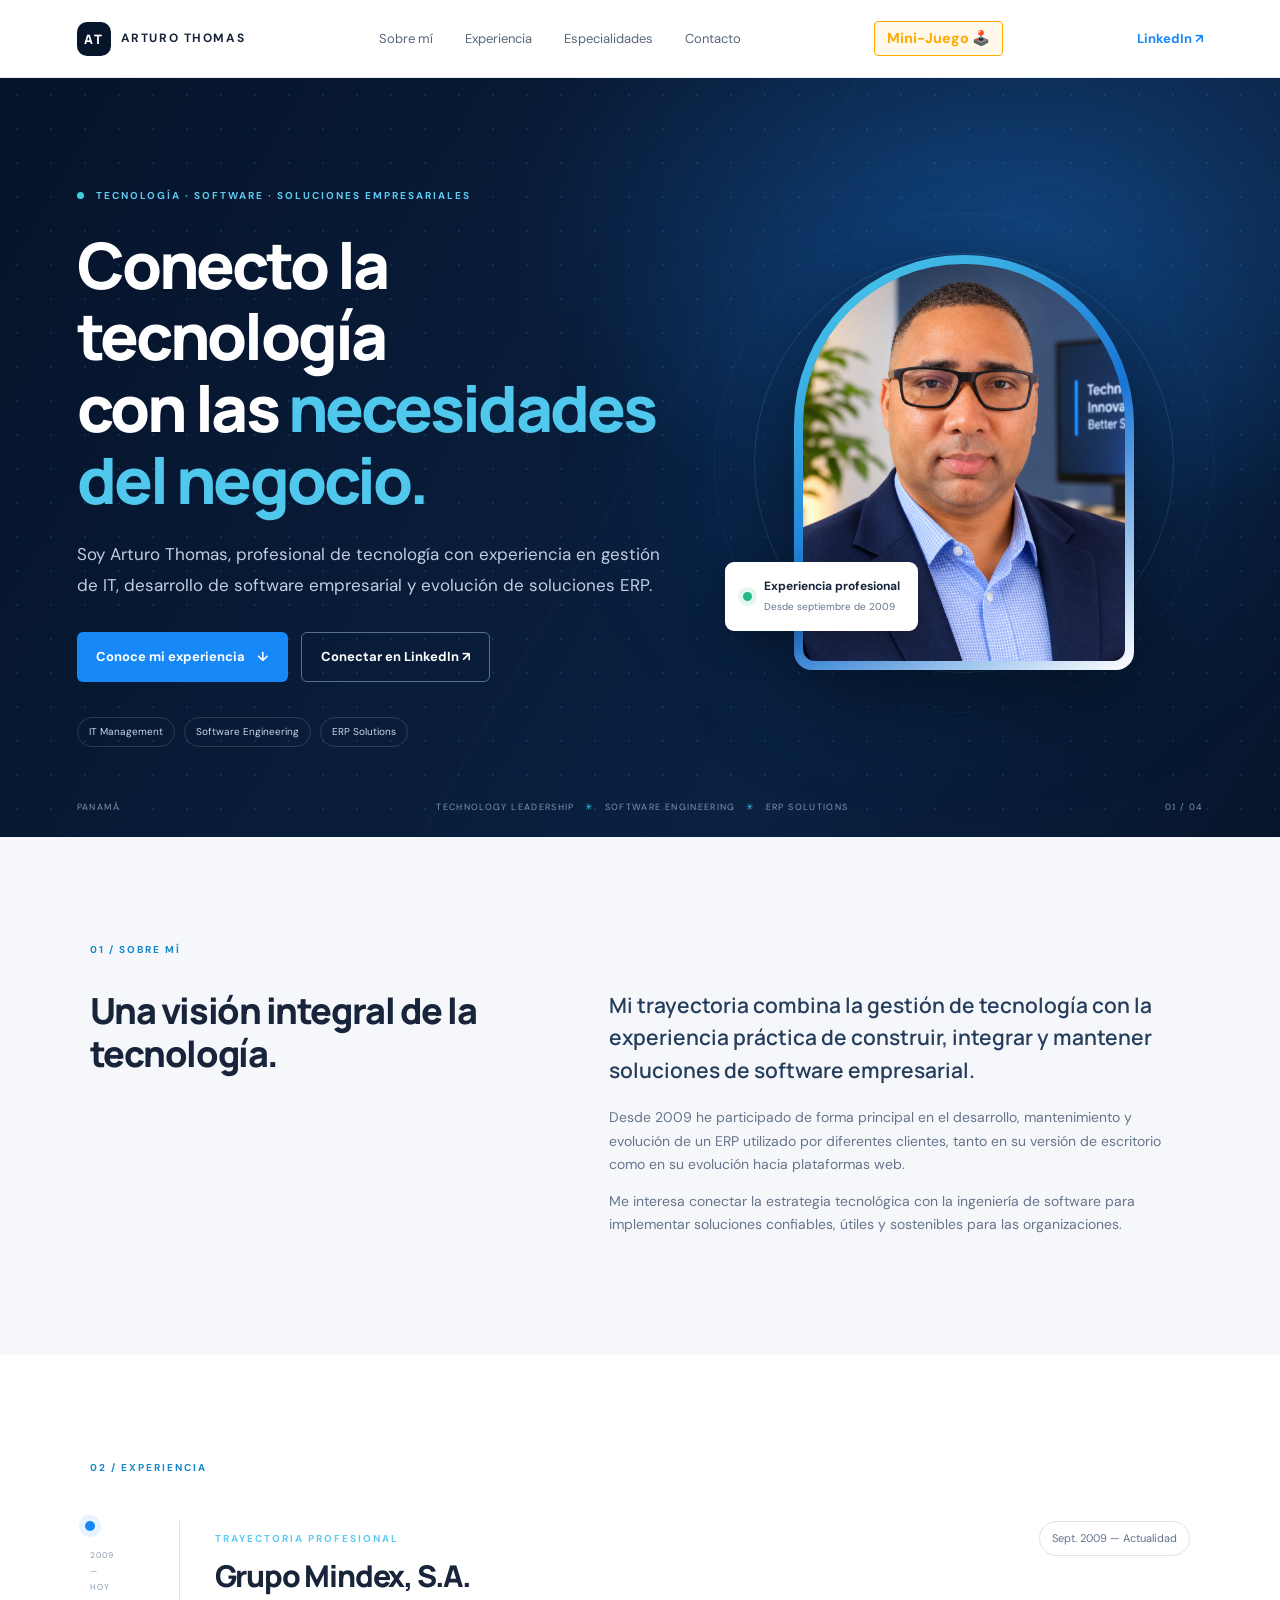
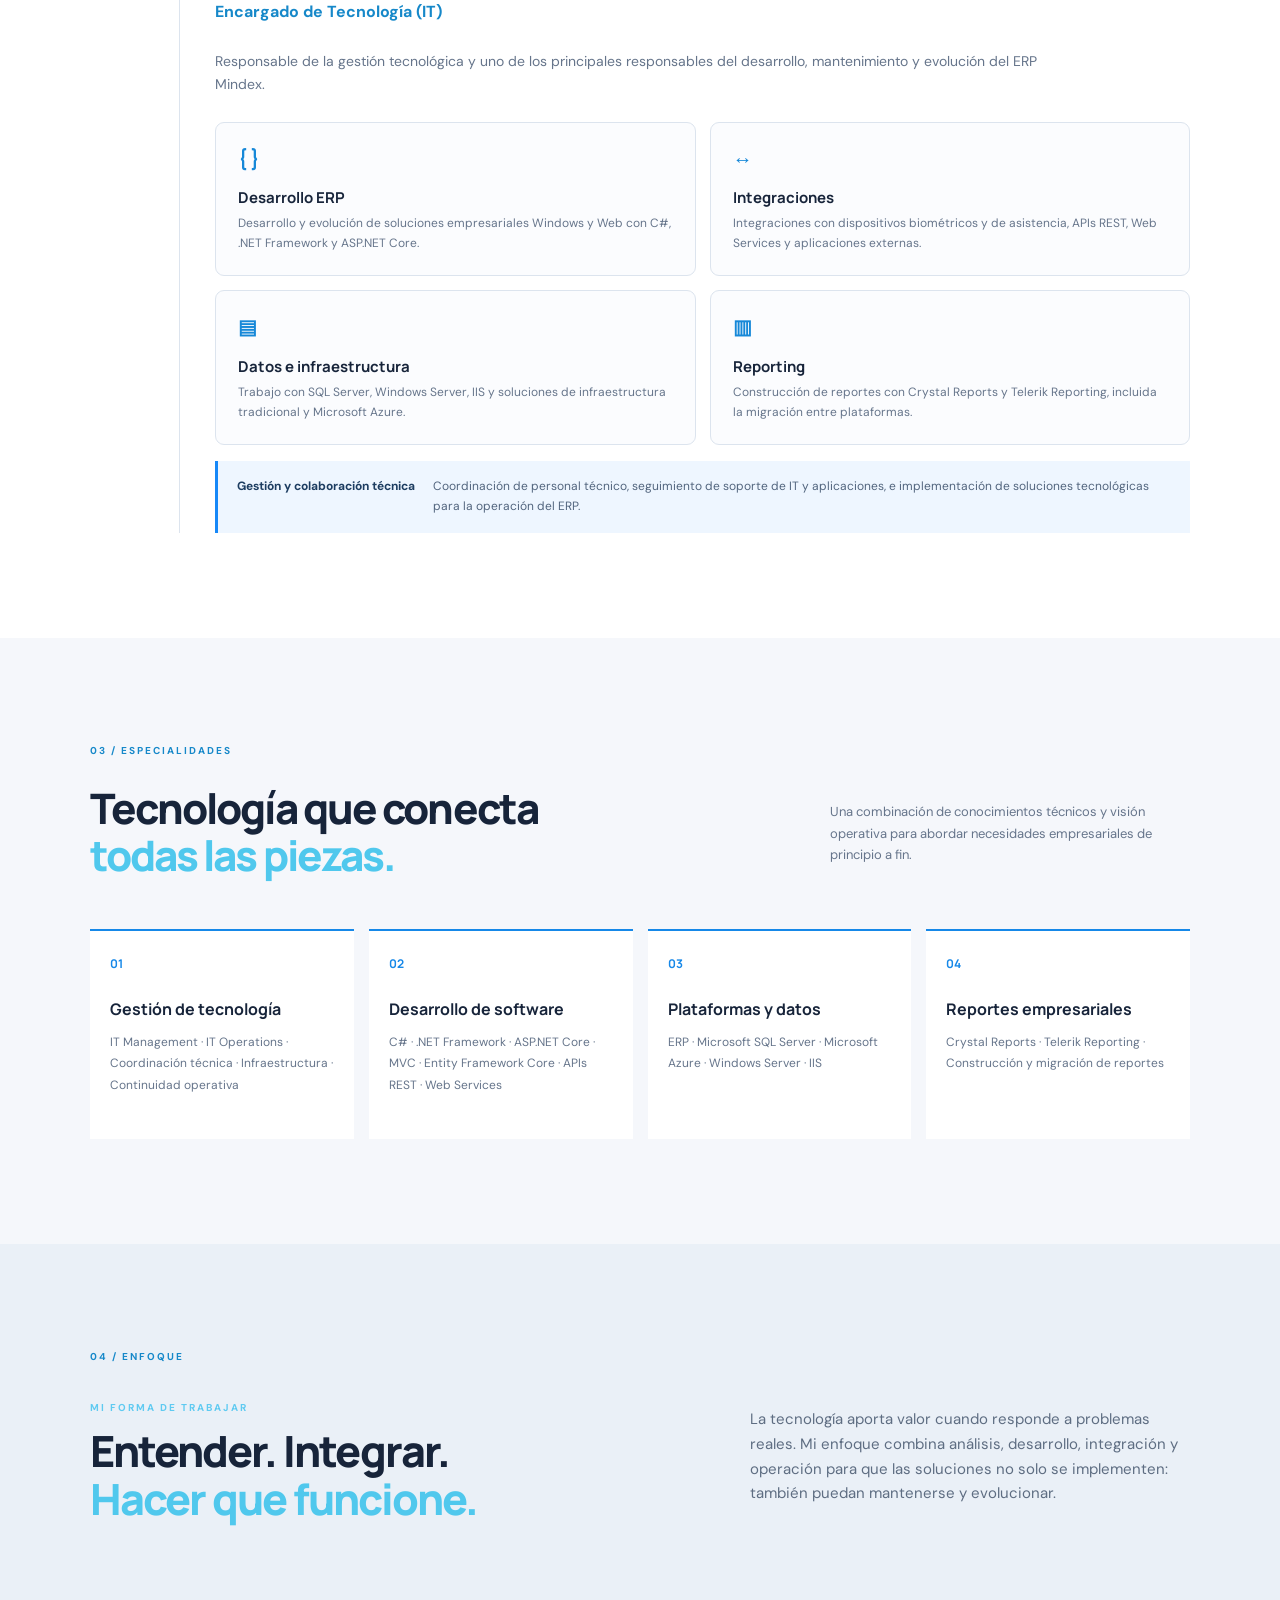
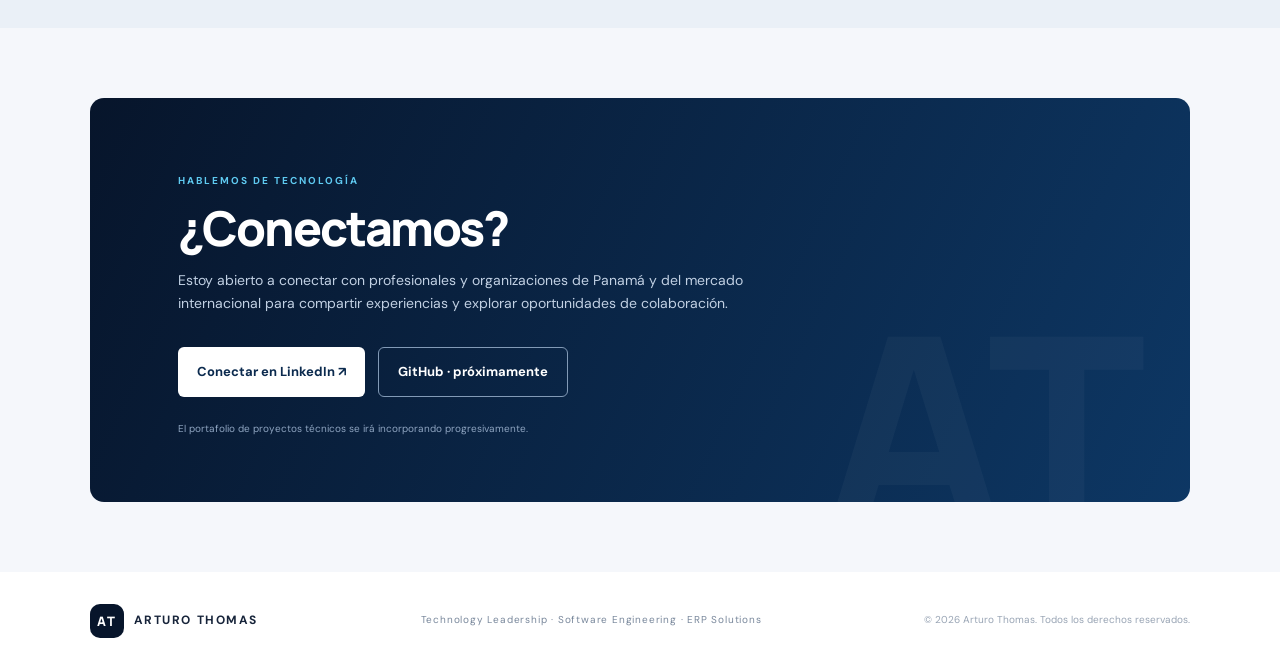
<file: index.html>
<!doctype html>
<html lang="es">
<head>
  <meta charset="utf-8">
  <meta name="viewport" content="width=device-width, initial-scale=1">
  <meta name="description" content="Arturo Thomas: tecnología, desarrollo de software empresarial, soluciones ERP, integraciones e infraestructura IT.">
  <meta name="theme-color" content="#07152b">
  <title>Arturo Thomas | Technology Leadership & ERP Solutions</title>
  <link rel="preconnect" href="https://fonts.googleapis.com">
  <link rel="preconnect" href="https://fonts.gstatic.com" crossorigin>
  <link href="https://fonts.googleapis.com/css2?family=DM+Sans:wght@400;500;600;700&family=Manrope:wght@400;500;600;700;800&display=swap" rel="stylesheet">
  <link rel="stylesheet" href="styles.css">
</head>
<body>
  <header class="topbar">
    <a class="brand" href="#inicio" aria-label="Arturo Thomas, inicio"><span>AT</span><b>ARTURO THOMAS</b></a>
    <nav aria-label="Navegación principal">
      <a href="#sobre-mi">Sobre mí</a><a href="#experiencia">Experiencia</a><a href="#especialidades">Especialidades</a><a href="#contacto">Contacto</a>
    </nav>
    <!-- EL LINK AL JUEGO AGREGADO PERFECTAMENTE EN TU MENÚ -->
    <a href="juego.html" style="color: #ffaa00; text-decoration: none; font-size: 0.9rem; font-weight: bold; border: 1px solid #ffaa00; padding: 5px 12px; border-radius: 4px; background-color: rgba(255, 170, 0, 0.08);">Mini-Juego 🕹️</a>
    <a class="nav-cta" href="https://www.linkedin.com/in/arturo-thomas-aa14a7a1/" target="_blank" rel="noopener">LinkedIn ↗</a>
  </header>

  <main>
    <section class="hero" id="inicio">
      <div class="hero-glow"></div>
      <div class="hero-copy">
        <p class="eyebrow"><span></span> TECNOLOGÍA · SOFTWARE · SOLUCIONES EMPRESARIALES</p>
        <h1>Conecto la tecnología<br>con las <em>necesidades del negocio.</em></h1>
        <p class="hero-lead">Soy Arturo Thomas, profesional de tecnología con experiencia en gestión de IT, desarrollo de software empresarial y evolución de soluciones ERP.</p>
        <div class="hero-actions"><a class="button primary" href="#experiencia">Conoce mi experiencia <span>↓</span></a><a class="button secondary" href="https://www.linkedin.com/in/arturo-thomas-aa14a7a1/" target="_blank" rel="noopener">Conectar en LinkedIn ↗</a></div>
        <div class="hero-tags"><span>IT Management</span><span>Software Engineering</span><span>ERP Solutions</span></div>
      </div>
      <div class="hero-visual">
        <div class="portrait-frame"><img src="assets/arturo-thomas.png" alt="Retrato profesional de Arturo Thomas"></div>
        <div class="floating-card"><span class="status-dot"></span><div><b>Experiencia profesional</b><small>Desde septiembre de 2009</small></div></div>
        <div class="orbit orbit-one"></div><div class="orbit orbit-two"></div>
      </div>
      <div class="hero-bottom"><span>Panamá</span><span>Technology Leadership <i>✳</i> Software Engineering <i>✳</i> ERP Solutions</span><span>01 / 04</span></div>
    </section>

    <section class="intro section" id="sobre-mi">
      <div class="section-label">01 / SOBRE MÍ</div>
      <div class="intro-content"><h2>Una visión integral de la tecnología.</h2><div><p class="large-text">Mi trayectoria combina la gestión de tecnología con la experiencia práctica de construir, integrar y mantener soluciones de software empresarial.</p><p>Desde 2009 he participado de forma principal en el desarrollo, mantenimiento y evolución de un ERP utilizado por diferentes clientes, tanto en su versión de escritorio como en su evolución hacia plataformas web.</p><p>Me interesa conectar la estrategia tecnológica con la ingeniería de software para implementar soluciones confiables, útiles y sostenibles para las organizaciones.</p></div></div>
    </section>

    <section class="experience section" id="experiencia">
      <div class="section-label">02 / EXPERIENCIA</div>
      <div class="experience-card"><div class="timeline-mark"><span></span><small>2009<br>—<br>HOY</small></div><div class="experience-main"><div class="experience-heading"><div><p class="eyebrow">TRAYECTORIA PROFESIONAL</p><h2>Grupo Mindex, S.A.</h2><p class="role">Encargado de Tecnología (IT)</p></div><span class="date-pill">Sept. 2009 — Actualidad</span></div><p>Responsable de la gestión tecnológica y uno de los principales responsables del desarrollo, mantenimiento y evolución del ERP Mindex.</p><div class="contribution-grid"><article><span class="mini-icon">{ }</span><h3>Desarrollo ERP</h3><p>Desarrollo y evolución de soluciones empresariales Windows y Web con C#, .NET Framework y ASP.NET Core.</p></article><article><span class="mini-icon">↔</span><h3>Integraciones</h3><p>Integraciones con dispositivos biométricos y de asistencia, APIs REST, Web Services y aplicaciones externas.</p></article><article><span class="mini-icon">▤</span><h3>Datos e infraestructura</h3><p>Trabajo con SQL Server, Windows Server, IIS y soluciones de infraestructura tradicional y Microsoft Azure.</p></article><article><span class="mini-icon">▥</span><h3>Reporting</h3><p>Construcción de reportes con Crystal Reports y Telerik Reporting, incluida la migración entre plataformas.</p></article></div><div class="leadership-note"><b>Gestión y colaboración técnica</b><span>Coordinación de personal técnico, seguimiento de soporte de IT y aplicaciones, e implementación de soluciones tecnológicas para la operación del ERP.</span></div></div></div>
    </section>

    <section class="skills section" id="especialidades">
      <div class="section-label">03 / ESPECIALIDADES</div><div class="skills-head"><h2>Tecnología que conecta<br><em>todas las piezas.</em></h2><p>Una combinación de conocimientos técnicos y visión operativa para abordar necesidades empresariales de principio a fin.</p></div>
      <div class="skill-columns"><article><div class="skill-number">01</div><h3>Gestión de tecnología</h3><p>IT Management · IT Operations · Coordinación técnica · Infraestructura · Continuidad operativa</p></article><article><div class="skill-number">02</div><h3>Desarrollo de software</h3><p>C# · .NET Framework · ASP.NET Core · MVC · Entity Framework Core · APIs REST · Web Services</p></article><article><div class="skill-number">03</div><h3>Plataformas y datos</h3><p>ERP · Microsoft SQL Server · Microsoft Azure · Windows Server · IIS</p></article><article><div class="skill-number">04</div><h3>Reportes empresariales</h3><p>Crystal Reports · Telerik Reporting · Construcción y migración de reportes</p></article></div>
    </section>

    <section class="approach section"><div class="section-label">04 / ENFOQUE</div><div class="approach-inner"><div><p class="eyebrow">MI FORMA DE TRABAJAR</p><h2>Entender. Integrar.<br><em>Hacer que funcione.</em></h2></div><p>La tecnología aporta valor cuando responde a problemas reales. Mi enfoque combina análisis, desarrollo, integración y operación para que las soluciones no solo se implementen: también puedan mantenerse y evolucionar.</p></div></section>

    <section class="contact section" id="contacto"><div class="contact-panel"><p class="eyebrow">HABLEMOS DE TECNOLOGÍA</p><h2>¿Conectamos?</h2><p>Estoy abierto a conectar con profesionales y organizaciones de Panamá y del mercado internacional para compartir experiencias y explorar oportunidades de colaboración.</p><div class="contact-actions"><a class="button light" href="https://www.linkedin.com/in/arturo-thomas-aa14a7a1/" target="_blank" rel="noopener">Conectar en LinkedIn ↗</a><span class="button outline-light coming-soon">GitHub · próximamente</span></div><small>El portafolio de proyectos técnicos se irá incorporando progresivamente.</small></div></section>
  </main>
  <footer><a class="brand" href="#inicio"><span>AT</span><b>ARTURO THOMAS</b></a><p>Technology Leadership · Software Engineering · ERP Solutions</p><small>© <span id="year"></span> Arturo Thomas. Todos los derechos reservados.</small></footer>
  <script>document.getElementById('year').textContent = new Date().getFullYear();</script>
</body>
</html>
</file>
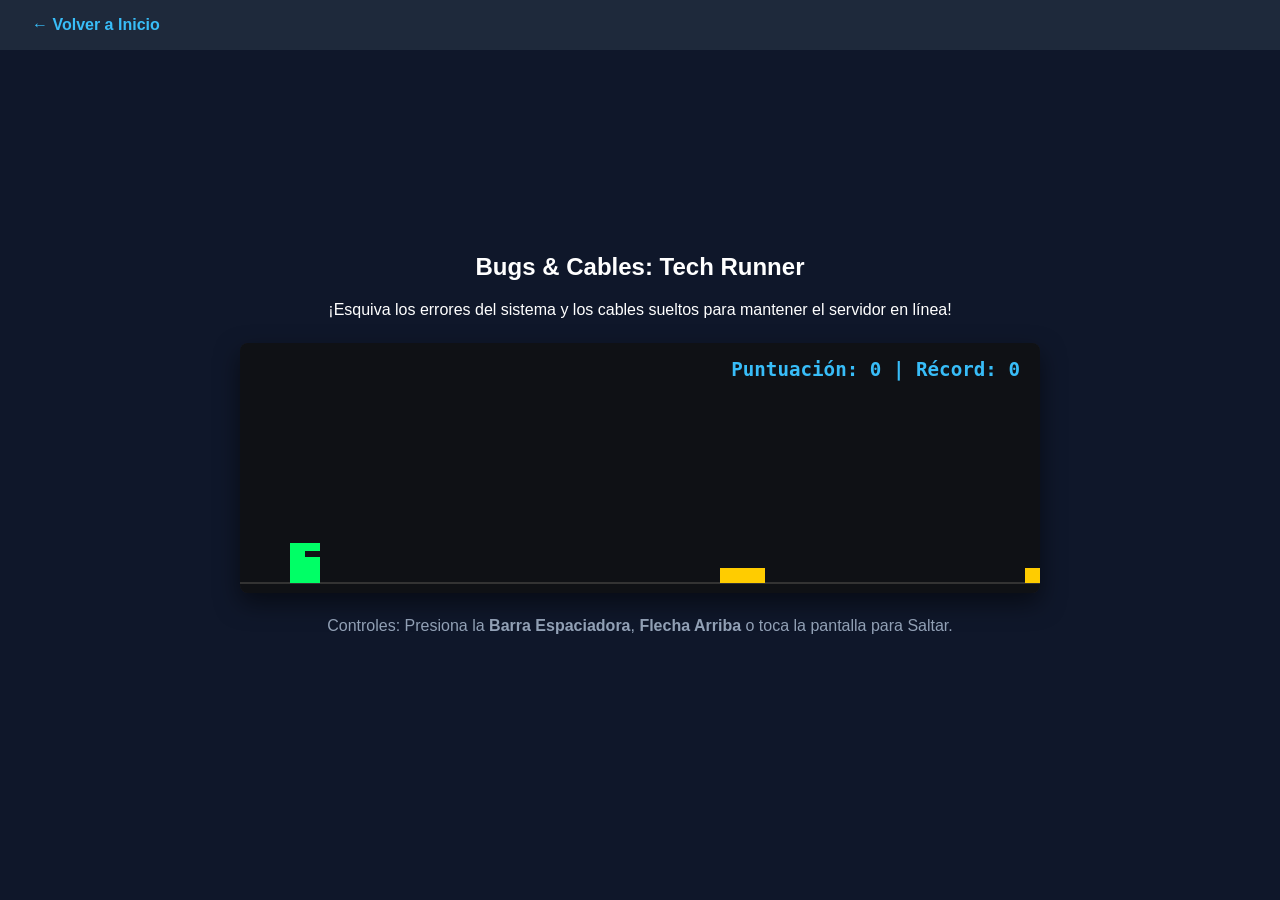
<file: juego.html>
<!DOCTYPE html>
<html lang="es">
<head>
    <meta charset="UTF-8">
    <meta name="viewport" content="width=device-width, initial-scale=1.0">
    <title>Tech Runner - Arturo Thomas</title>
    <link rel="stylesheet" href="juego.css">
</head>
<body class="game-page-body">

    <nav class="game-nav">
        <a href="index.html" class="btn-back">← Volver a Inicio</a>
    </nav>

    <main class="game-page-content">
        <section id="tech-runner-section" class="game-section-isolated">
            <h2>Bugs & Cables: Tech Runner</h2>
            <p>¡Esquiva los errores del sistema y los cables sueltos para mantener el servidor en línea!</p>
            
            <div class="game-container">
                <div id="score-board">Puntuación: <span id="current-score">0</span> | Récord: <span id="high-score">0</span></div>
                <canvas id="gameCanvas" width="800" height="250"></canvas>
                <div id="game-over-screen" class="hidden">
                    <h3>¡SISTEMA CAÍDO! (Game Over)</h3>
                    <button id="retry-btn">Reconectar Servidor</button>
                </div>
            </div>
            <p class="controls-hint">Controles: Presiona la <strong>Barra Espaciadora</strong>, <strong>Flecha Arriba</strong> o toca la pantalla para Saltar.</p>
        </section>
    </main>

    <script src="game.js"></script>
</body>
</html>
</file>
<file: styles.css>
:root{--navy:#07152b;--navy2:#0b2140;--blue:#1688f8;--cyan:#35c7ee;--ink:#17243a;--muted:#66758b;--paper:#f5f7fb;--line:#dce4ee}*{box-sizing:border-box}html{scroll-behavior:smooth}body{margin:0;background:var(--paper);color:var(--ink);font-family:'DM Sans',sans-serif;line-height:1.65}a{color:inherit;text-decoration:none}.topbar{height:78px;padding:0 max(calc((100vw - 1180px)/2),6%);display:flex;align-items:center;justify-content:space-between;background:#fff;border-bottom:1px solid #e8edf4;position:relative;z-index:3}.brand{display:flex;align-items:center;gap:10px;font-size:12px;letter-spacing:.13em}.brand span{width:34px;height:34px;border-radius:10px;background:var(--navy);color:white;display:grid;place-items:center;font:800 13px Manrope}.topbar nav{display:flex;gap:32px;color:#59677b;font-size:13px}.topbar nav a:hover{color:var(--blue)}.nav-cta{font-size:13px;font-weight:700;color:var(--blue)}.hero{min-height:650px;background:radial-gradient(ellipse at 80% 20%,#123d70 0,transparent 36%),linear-gradient(120deg,#061329,#0a2142 68%,#07152b);color:white;position:relative;overflow:hidden;padding:100px max(calc((100vw - 1180px)/2),6%) 90px;display:grid;grid-template-columns:1.12fr .88fr;align-items:center;gap:40px}.hero:before{content:"";position:absolute;inset:0;background-image:linear-gradient(120deg,transparent 49.8%,#ffffff09 50%,transparent 50.2%),radial-gradient(#39bff455 1px,transparent 1px);background-size:100% 100%,34px 34px;opacity:.4}.hero-glow{position:absolute;width:520px;height:520px;border-radius:50%;background:#087be822;filter:blur(80px);right:4%;top:10%}.hero-copy,.hero-visual{position:relative;z-index:1}.eyebrow{font-size:10px;font-weight:700;letter-spacing:.2em;color:#5fcaf1}.eyebrow span{display:inline-block;width:7px;height:7px;border-radius:50%;background:#3bd3d7;margin-right:8px}.hero h1,.skills h2,.approach h2,.contact h2{font:800 clamp(40px,5vw,64px)/1.12 Manrope,sans-serif;letter-spacing:-.045em;margin:24px 0}.hero h1 em,.skills h2 em,.approach h2 em{font-style:normal;color:#50c8ed}.hero-lead{max-width:600px;color:#c1cee0;font-size:17px;line-height:1.8}.hero-actions,.contact-actions{display:flex;gap:13px;flex-wrap:wrap;margin-top:32px}.button{display:inline-flex;align-items:center;gap:12px;padding:13px 19px;border-radius:6px;font-size:13px;font-weight:700;transition:.2s}.button:hover{transform:translateY(-2px)}.primary{background:#1688f8;color:white}.secondary{border:1px solid #56708f;color:white}.hero-tags{display:flex;gap:9px;flex-wrap:wrap;margin-top:35px}.hero-tags span{border:1px solid #ffffff26;border-radius:30px;padding:6px 11px;color:#c9d7e8;font-size:10px}.hero-visual{min-height:420px;display:grid;place-items:center}.portrait-frame{width:min(340px,80%);aspect-ratio: .82;border-radius:170px 170px 18px 18px;padding:9px;background:linear-gradient(145deg,#50d3ed,#1975d5 55%,#ffffff);box-shadow:0 25px 90px #0008;position:relative;z-index:1}.portrait-frame img{width:100%;height:100%;object-fit:cover;object-position:center 25%;border-radius:160px 160px 12px 12px;display:block}.floating-card{position:absolute;z-index:2;bottom:42px;left:0;background:#fff;color:var(--ink);padding:15px 18px;border-radius:9px;box-shadow:0 12px 35px #0004;display:flex;align-items:center;gap:12px}.floating-card b,.floating-card small{display:block}.floating-card b{font-size:12px}.floating-card small{font-size:10px;color:var(--muted);margin-top:2px}.status-dot{width:9px;height:9px;background:#20b887;border-radius:50%;box-shadow:0 0 0 5px #20b88720}.orbit{position:absolute;border:1px solid #58c9ed30;border-radius:50%;width:420px;height:420px}.orbit-two{width:500px;height:500px;border-style:dashed;opacity:.5}.hero-bottom{position:absolute;bottom:22px;left:max(calc((100vw - 1180px)/2),6%);right:max(calc((100vw - 1180px)/2),6%);display:flex;justify-content:space-between;color:#8196b2;font-size:9px;letter-spacing:.15em;text-transform:uppercase}.hero-bottom i{color:#39c5e8;font-style:normal;padding:0 7px}.section{padding:105px max(calc((100vw - 1120px)/2),7%)}.section-label{font-size:10px;letter-spacing:.2em;font-weight:700;color:#1688c9}.intro-content{display:grid;grid-template-columns:.85fr 1.15fr;gap:90px;margin-top:30px}.intro h2,.experience h2{font:800 36px/1.2 Manrope;letter-spacing:-.04em;margin:0}.large-text{font:600 21px/1.55 Manrope;color:#263d5b;margin:0 0 20px}.intro-content p:not(.large-text){color:var(--muted);font-size:14px}.experience{background:#fff}.experience-card{display:grid;grid-template-columns:90px 1fr;gap:35px;margin-top:45px}.timeline-mark{border-right:1px solid var(--line);position:relative;color:#8a9bb0;font-size:10px;letter-spacing:.1em;line-height:1.9}.timeline-mark span{position:absolute;left:-5px;top:0;width:10px;height:10px;border-radius:50%;background:var(--blue);box-shadow:0 0 0 6px #1688f81a}.timeline-mark small{display:block;margin:27px 0 0 0}.experience-heading{display:flex;justify-content:space-between;gap:20px;align-items:flex-start}.experience h2{font-size:30px;margin:5px 0}.role{color:#1688c9;font-weight:700;margin:0}.date-pill{font-size:11px;color:#60738c;border:1px solid var(--line);border-radius:30px;padding:7px 12px;white-space:nowrap}.experience-main>p{color:var(--muted);font-size:14px;max-width:850px;margin:25px 0}.contribution-grid{display:grid;grid-template-columns:1fr 1fr;gap:14px}.contribution-grid article{border:1px solid var(--line);border-radius:9px;padding:22px;background:#fbfcfe}.mini-icon{font:700 20px Manrope;color:#1688d8}.contribution-grid h3{font:700 15px Manrope;margin:13px 0 6px}.contribution-grid p{font-size:12px;color:var(--muted);margin:0}.leadership-note{margin-top:16px;background:#eef6ff;border-left:3px solid var(--blue);padding:16px 19px;display:flex;gap:18px;font-size:12px;color:#52657e}.leadership-note b{color:#1d3d61;white-space:nowrap}.skills-head{display:flex;justify-content:space-between;align-items:end;gap:40px;margin:25px 0 50px}.skills h2,.approach h2{font-size:42px;margin:0}.skills-head>p{max-width:360px;color:var(--muted);font-size:13px}.skill-columns{display:grid;grid-template-columns:repeat(4,1fr);gap:15px}.skill-columns article{padding:24px 20px;border-top:2px solid #1688e8;background:#fff;min-height:210px}.skill-number{font:700 12px Manrope;color:#1688e8}.skill-columns h3{font:700 16px Manrope;margin:26px 0 10px}.skill-columns p{font-size:12px;color:var(--muted);line-height:1.8}.approach{background:#eaf0f7}.approach-inner{display:flex;justify-content:space-between;align-items:center;gap:70px;margin-top:25px}.approach h2{font-size:43px}.approach-inner>p{max-width:440px;color:#5e6d82;font-size:15px}.contact{padding-top:70px;padding-bottom:70px}.contact-panel{background:linear-gradient(115deg,#07152b,#0d3764);color:white;padding:65px 8%;border-radius:14px;position:relative;overflow:hidden}.contact-panel:after{content:"AT";position:absolute;right:4%;bottom:-100px;font:800 260px Manrope;color:#ffffff08}.contact h2{font-size:48px;margin:12px 0}.contact-panel>p:not(.eyebrow){max-width:600px;color:#c1d0e3;font-size:14px}.light{background:#fff;color:#0b2a4e}.outline-light{border:1px solid #829ab6;color:#fff}.contact-panel>small{display:block;color:#8fa5c1;font-size:10px;margin-top:24px}.contact-actions{position:relative;z-index:1}footer{padding:30px max(calc((100vw - 1120px)/2),7%);background:#fff;display:flex;align-items:center;justify-content:space-between;gap:20px}footer p{font-size:10px;color:#78879b;letter-spacing:.08em}footer small{font-size:10px;color:#98a4b4}
@media(max-width:800px){.topbar{padding:0 5%;height:68px}.topbar nav{display:none}.hero{grid-template-columns:1fr;padding:75px 7% 90px;gap:15px}.hero h1{font-size:43px}.hero-visual{min-height:370px}.portrait-frame{width:260px}.floating-card{left:2%;bottom:24px}.hero-bottom{left:7%;right:7%}.hero-bottom span:nth-child(2){display:none}.section{padding:75px 7%}.intro-content{grid-template-columns:1fr;gap:25px}.experience-card{grid-template-columns:42px 1fr;gap:20px}.experience-heading{display:block}.date-pill{display:inline-block;margin-top:14px}.contribution-grid{grid-template-columns:1fr}.leadership-note{display:block}.leadership-note span{display:block;margin-top:6px}.skills-head,.approach-inner{display:block}.skills-head>p{margin-top:25px}.skill-columns{grid-template-columns:1fr 1fr}.approach-inner>p{margin-top:28px}.contact-panel{padding:48px 8%}footer{padding:28px 7%;flex-wrap:wrap}footer p{order:3;width:100%;margin:0}}
@media(max-width:480px){.hero h1{font-size:37px}.hero-lead{font-size:15px}.hero-visual{min-height:320px}.portrait-frame{width:225px}.floating-card{padding:11px 13px}.skill-columns{grid-template-columns:1fr}.skills h2,.approach h2{font-size:36px}.contact h2{font-size:40px}.hero-bottom{font-size:8px}}
</file>
<file: juego.css>
body {
    background-color: #0f172a !important;
    color: #ffffff !important;
    font-family: 'Segoe UI', Tahoma, Geneva, Verdana, sans-serif;
    margin: 0;
    padding: 0;
}
.game-page-body {
    background-color: #0f172a !important;
}
.game-nav {
    padding: 1rem 2rem;
    background-color: #1e293b;
}
.btn-back {
    color: #38bdf8;
    text-decoration: none;
    font-weight: bold;
}
.btn-back:hover {
    text-decoration: underline;
}
.game-page-content {
    display: flex;
    flex-direction: column;
    justify-content: center;
    align-items: center;
    min-height: 80vh;
    padding: 2rem;
    text-align: center;
}
.game-container {
    position: relative;
    width: 100%;
    max-width: 800px;
    margin: 1.5rem auto;
    background-color: #1e1e24;
    border-radius: 8px;
    overflow: hidden;
    box-shadow: 0 10px 25px rgba(0,0,0,0.5);
}
#score-board {
    position: absolute;
    top: 15px;
    right: 20px;
    color: #38bdf8;
    font-family: monospace;
    font-size: 1.2rem;
    font-weight: bold;
    z-index: 10;
}
#gameCanvas {
    display: block;
    max-width: 100%;
    background-color: #0f1115;
}
#game-over-screen {
    position: absolute;
    top: 0;
    left: 0;
    width: 100%;
    height: 100%;
    background: rgba(15, 23, 42, 0.9);
    display: flex;
    flex-direction: column;
    justify-content: center;
    align-items: center;
    color: #f87171;
}
#retry-btn {
    background-color: #38bdf8;
    color: #0f172a;
    border: none;
    padding: 12px 24px;
    font-weight: bold;
    border-radius: 6px;
    cursor: pointer;
}
.controls-hint {
    color: #94a3b8;
    margin-top: 0.5rem;
}
.hidden { display: none !important; }
</file>
